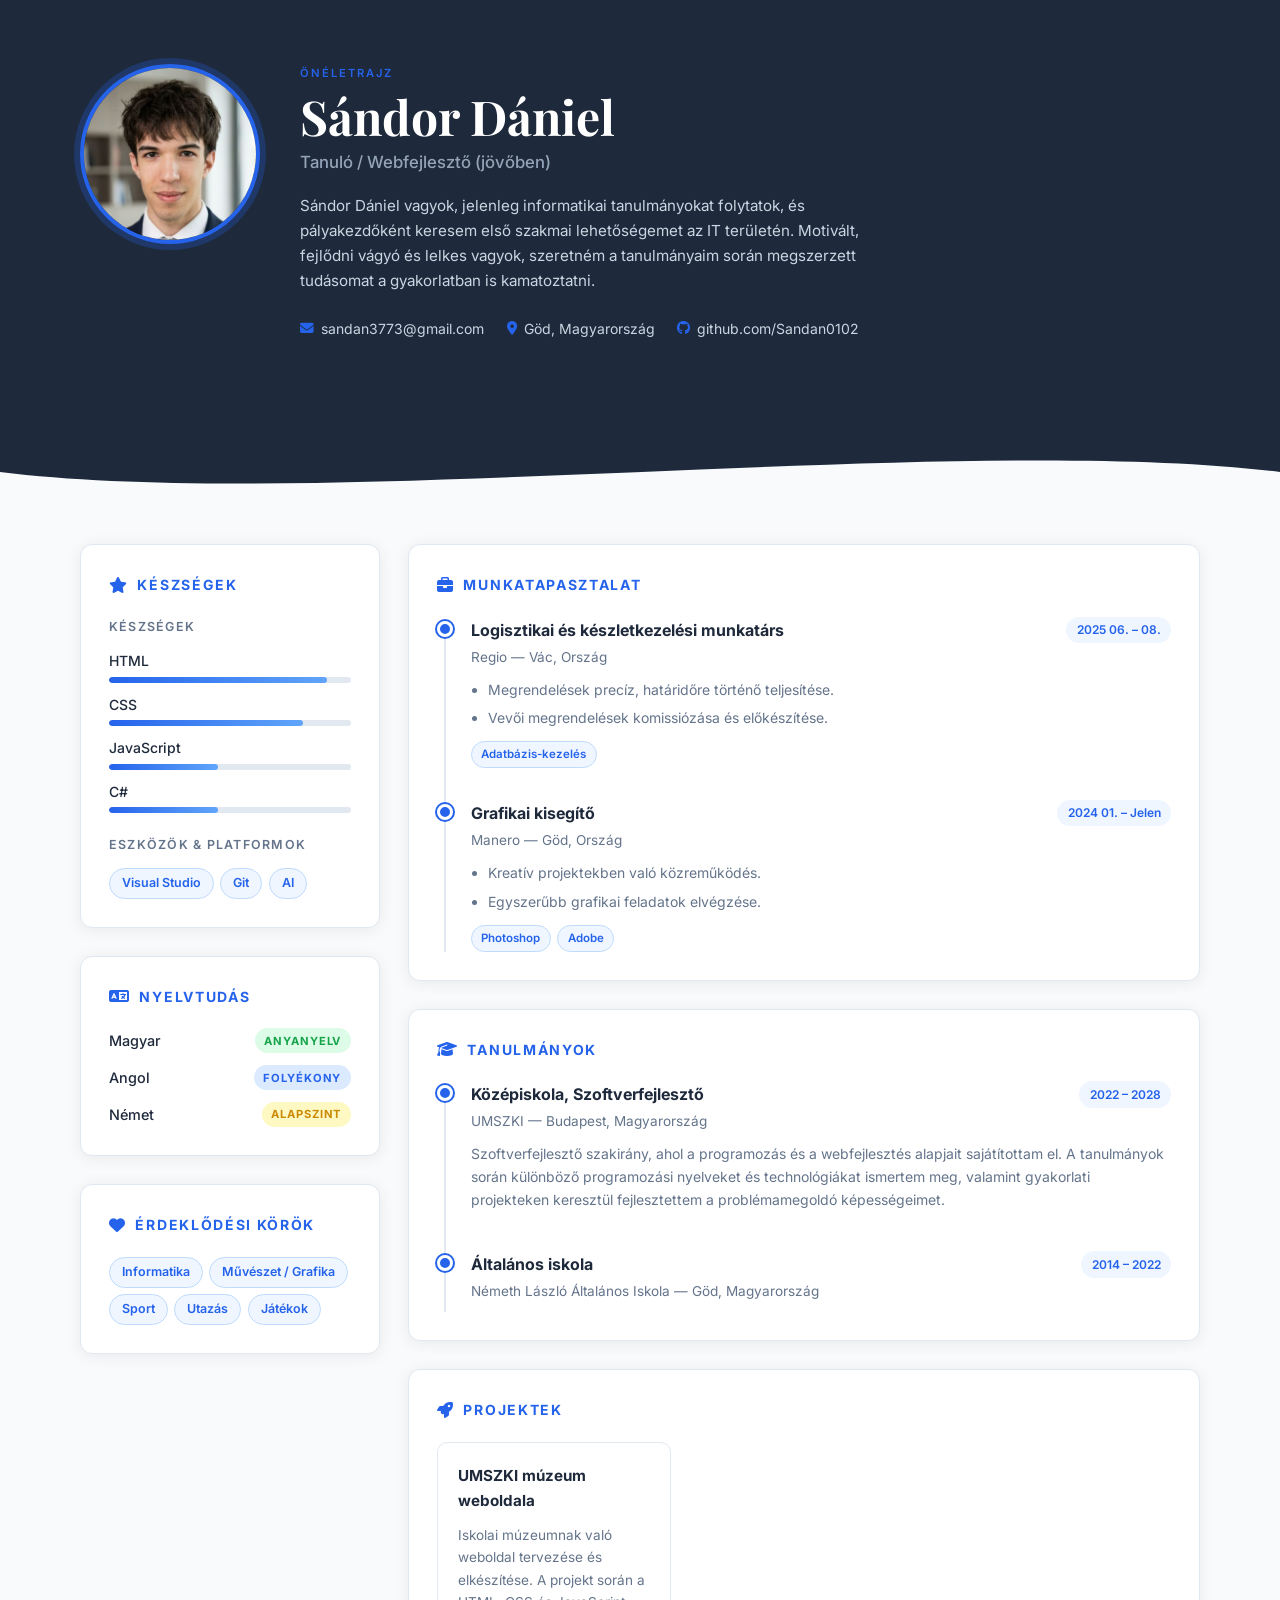
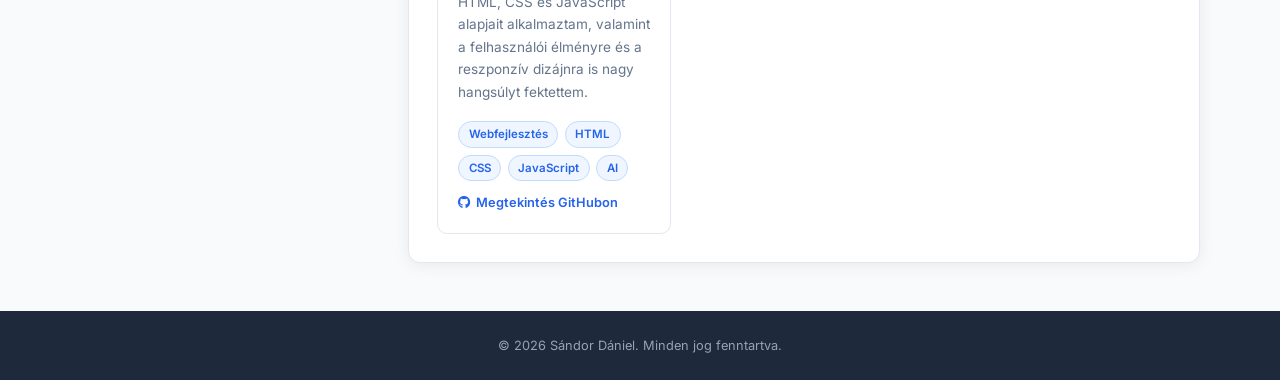
<file: index.html>
<!DOCTYPE html>
<html lang="hu">

<head>
    <meta charset="UTF-8" />
    <meta name="viewport" content="width=device-width, initial-scale=1.0" />
    <title>Sándor Dániel — Önéletrajz</title>
    <link rel="stylesheet" href="cvstyles.css" />

    <link rel="preconnect" href="https://fonts.googleapis.com" />
    <link rel="preconnect" href="https://fonts.gstatic.com" crossorigin />
    <link href="https://fonts.googleapis.com/css2?family=Inter:wght@300;400;500;600;700&family=Playfair+Display:wght@700&display=swap" rel="stylesheet" />

    <link rel="stylesheet" href="https://cdnjs.cloudflare.com/ajax/libs/font-awesome/6.5.0/css/all.min.css" />
</head>

<body>


    <header class="hero">
        <div class="hero__inner container">

            <div class="hero__photo-wrap">
                <img src="profile.jpg" alt="Profilkép" class="hero__photo" />
            </div>

            <div class="hero__info">
                <p class="hero__label">Önéletrajz</p>
                <h1 class="hero__name">Sándor Dániel</h1>
                <p class="hero__title">Tanuló / Webfejlesztő (jövőben)</p>
                <p class="hero__bio">
                    Sándor Dániel vagyok, jelenleg informatikai tanulmányokat folytatok, és pályakezdőként keresem első
                    szakmai lehetőségemet az IT területén. Motivált, fejlődni vágyó és lelkes vagyok, szeretném a
                    tanulmányaim során megszerzett tudásomat a gyakorlatban is kamatoztatni.
                </p>

                <ul class="hero__contacts">
                    <li><i class="fa-solid fa-envelope"></i><a
                            href="mailto:sandan3773@gmail.com">sandan3773@gmail.com</a></li>
                    <li><i class="fa-solid fa-location-dot"></i><span>Göd, Magyarország</span></li>
                    <li><i class="fa-brands fa-github"></i><a href="https://github.com/Sandan0102"
                            target="_blank">github.com/Sandan0102</a></li>
                </ul>
            </div>

        </div>
        <div class="hero__wave">
            <svg viewBox="0 0 1440 80" preserveAspectRatio="none" xmlns="http://www.w3.org/2000/svg">
                <path d="M0,40 C360,80 1080,0 1440,40 L1440,80 L0,80 Z" fill="var(--bg)" />
            </svg>
        </div>
    </header>


    <main class="container main-grid">

        <aside class="sidebar">


            <section class="card" id="skills">
                <h2 class="section-title"><i class="fa-solid fa-star"></i> Készségek</h2>

                <div class="skill-group">
                    <h3 class="skill-group__title">Készségek</h3>
                    <ul class="skill-list">
                        <li>
                            <span class="skill-name">HTML</span>
                            <div class="skill-bar">
                                <div class="skill-bar__fill" style="--pct: 90%"></div>
                            </div>
                        </li>
                        <li>
                            <span class="skill-name">CSS</span>
                            <div class="skill-bar">
                                <div class="skill-bar__fill" style="--pct: 80%"></div>
                            </div>
                        </li>
                        <li>
                            <span class="skill-name">JavaScript</span>
                            <div class="skill-bar">
                                <div class="skill-bar__fill" style="--pct: 45%"></div>
                            </div>
                        </li>
                        <li>
                            <span class="skill-name">C#</span>
                            <div class="skill-bar">
                                <div class="skill-bar__fill" style="--pct: 45%"></div>
                            </div>
                        </li>
                    </ul>
                </div>

                <div class="skill-group">
                    <h3 class="skill-group__title">Eszközök &amp; Platformok</h3>
                    <div class="tag-cloud">
                        <span class="tag">Visual Studio</span>
                        <span class="tag">Git</span>
                        <span class="tag">AI</span>
                    </div>
                </div>
            </section>

            <section class="card" id="languages">
                <h2 class="section-title"><i class="fa-solid fa-language"></i> Nyelvtudás</h2>
                <ul class="lang-list">
                    <li>
                        <span class="lang-name">Magyar</span>
                        <span class="lang-level lang-level--native">Anyanyelv</span>
                    </li>
                    <li>
                        <span class="lang-name">Angol</span>
                        <span class="lang-level lang-level--fluent">Folyékony</span>
                    </li>
                    <li>
                        <span class="lang-name">Német</span>
                        <span class="lang-level lang-level--basic">Alapszint</span>
                    </li>
                </ul>
            </section>


            <section class="card" id="interests">
                <h2 class="section-title"><i class="fa-solid fa-heart"></i> Érdeklődési körök</h2>
                <div class="tag-cloud">
                    <span class="tag">Informatika</span>
                    <span class="tag">Művészet / Grafika</span>
                    <span class="tag">Sport</span>
                    <span class="tag">Utazás</span>
                    <span class="tag">Játékok</span>
                </div>
            </section>

        </aside>


        <div class="content">

            <section class="card" id="experience">
                <h2 class="section-title"><i class="fa-solid fa-briefcase"></i> Munkatapasztalat</h2>

                <div class="timeline">

                    <article class="timeline__item">
                        <div class="timeline__marker"></div>
                        <div class="timeline__body">
                            <div class="timeline__header">
                                <div>
                                    <h3 class="timeline__role">Logisztikai és készletkezelési munkatárs</h3>
                                    <p class="timeline__company">Regio &mdash; <span>Vác, Ország</span></p>
                                </div>
                                <span class="timeline__date">2025 06. &ndash; 08.</span>
                            </div>
                            <ul class="timeline__bullets">
                                <li>Megrendelések precíz, határidőre történő teljesítése.</li>
                                <li>Vevői megrendelések komissiózása és előkészítése.</li>
                            </ul>
                            <div class="tag-cloud timeline__tags">
                                <span class="tag tag--sm">Adatbázis-kezelés</span>
                            </div>
                        </div>
                    </article>

                    <article class="timeline__item">
                        <div class="timeline__marker"></div>
                        <div class="timeline__body">
                            <div class="timeline__header">
                                <div>
                                    <h3 class="timeline__role">Grafikai kisegítő</h3>
                                    <p class="timeline__company">Manero &mdash; <span>Göd, Ország</span></p>
                                </div>
                                <span class="timeline__date">2024 01. &ndash; Jelen</span>
                            </div>
                            <ul class="timeline__bullets">
                                <li>Kreatív projektekben való közreműködés.</li>
                                <li>Egyszerűbb grafikai feladatok elvégzése.</li>
                            </ul>
                            <div class="tag-cloud timeline__tags">
                                <span class="tag tag--sm">Photoshop</span>
                                <span class="tag tag--sm">Adobe</span>
                            </div>
                        </div>
                    </article>

                </div>
            </section>


            <section class="card" id="education">
                <h2 class="section-title"><i class="fa-solid fa-graduation-cap"></i> Tanulmányok</h2>

                <div class="timeline">

                    <article class="timeline__item">
                        <div class="timeline__marker"></div>
                        <div class="timeline__body">
                            <div class="timeline__header">
                                <div>
                                    <h3 class="timeline__role">Középiskola, Szoftverfejlesztő</h3>
                                    <p class="timeline__company">UMSZKI &mdash; <span>Budapest, Magyarország</span>
                                    </p>
                                </div>
                                <span class="timeline__date">2022 &ndash; 2028</span>
                            </div>
                            <p class="timeline__desc">
                                Szoftverfejlesztő szakirány, ahol a programozás és a webfejlesztés alapjait sajátítottam el. A tanulmányok során különböző programozási nyelveket és technológiákat ismertem meg, valamint gyakorlati projekteken keresztül fejlesztettem a problémamegoldó képességeimet.
                            </p>
                        </div>
                    </article>

                    <article class="timeline__item">
                        <div class="timeline__marker"></div>
                        <div class="timeline__body">
                            <div class="timeline__header">
                                <div>
                                    <h3 class="timeline__role">Általános iskola</h3>
                                    <p class="timeline__company">Németh László Általános Iskola &mdash; <span>Göd, Magyarország</span></p>
                                </div>
                                <span class="timeline__date">2014 &ndash; 2022</span>
                            </div>
                        </div>
                    </article>

                </div>
            </section>

           
            <section class="card" id="projects">
                <h2 class="section-title"><i class="fa-solid fa-rocket"></i>Projektek</h2>
                <div class="project-grid">

                    <article class="project-card">
                        <h3 class="project-card__title">UMSZKI múzeum weboldala</h3>
                        <p class="project-card__desc">
                            Iskolai múzeumnak való weboldal tervezése és elkészítése. A projekt során a HTML, CSS és JavaScript alapjait alkalmaztam, valamint a felhasználói élményre és a reszponzív dizájnra is nagy hangsúlyt fektettem.
                        </p>
                        <div class="tag-cloud">
                            <span class="tag tag--sm">Webfejlesztés</span>
                            <span class="tag tag--sm">HTML</span>
                            <span class="tag tag--sm">CSS</span>
                            <span class="tag tag--sm">JavaScript</span>
                            <span class="tag tag--sm">AI</span>
                        </div>
                        <a href="https://github.com/SanDan0102/Muzeum-projekt" class="project-card__link" target="_blank"><i class="fa-brands fa-github"></i>
                            Megtekintés GitHubon</a>
                    </article>
                </div>
            </section>

        </div>
    </main>


    <footer class="footer">
        <div class="container">
            <p>&copy; <span id="year"></span> Sándor Dániel. Minden jog fenntartva.</p>
        </div>
    </footer>

    <script src="cv.js"></script>
</body>

</html>
</file>
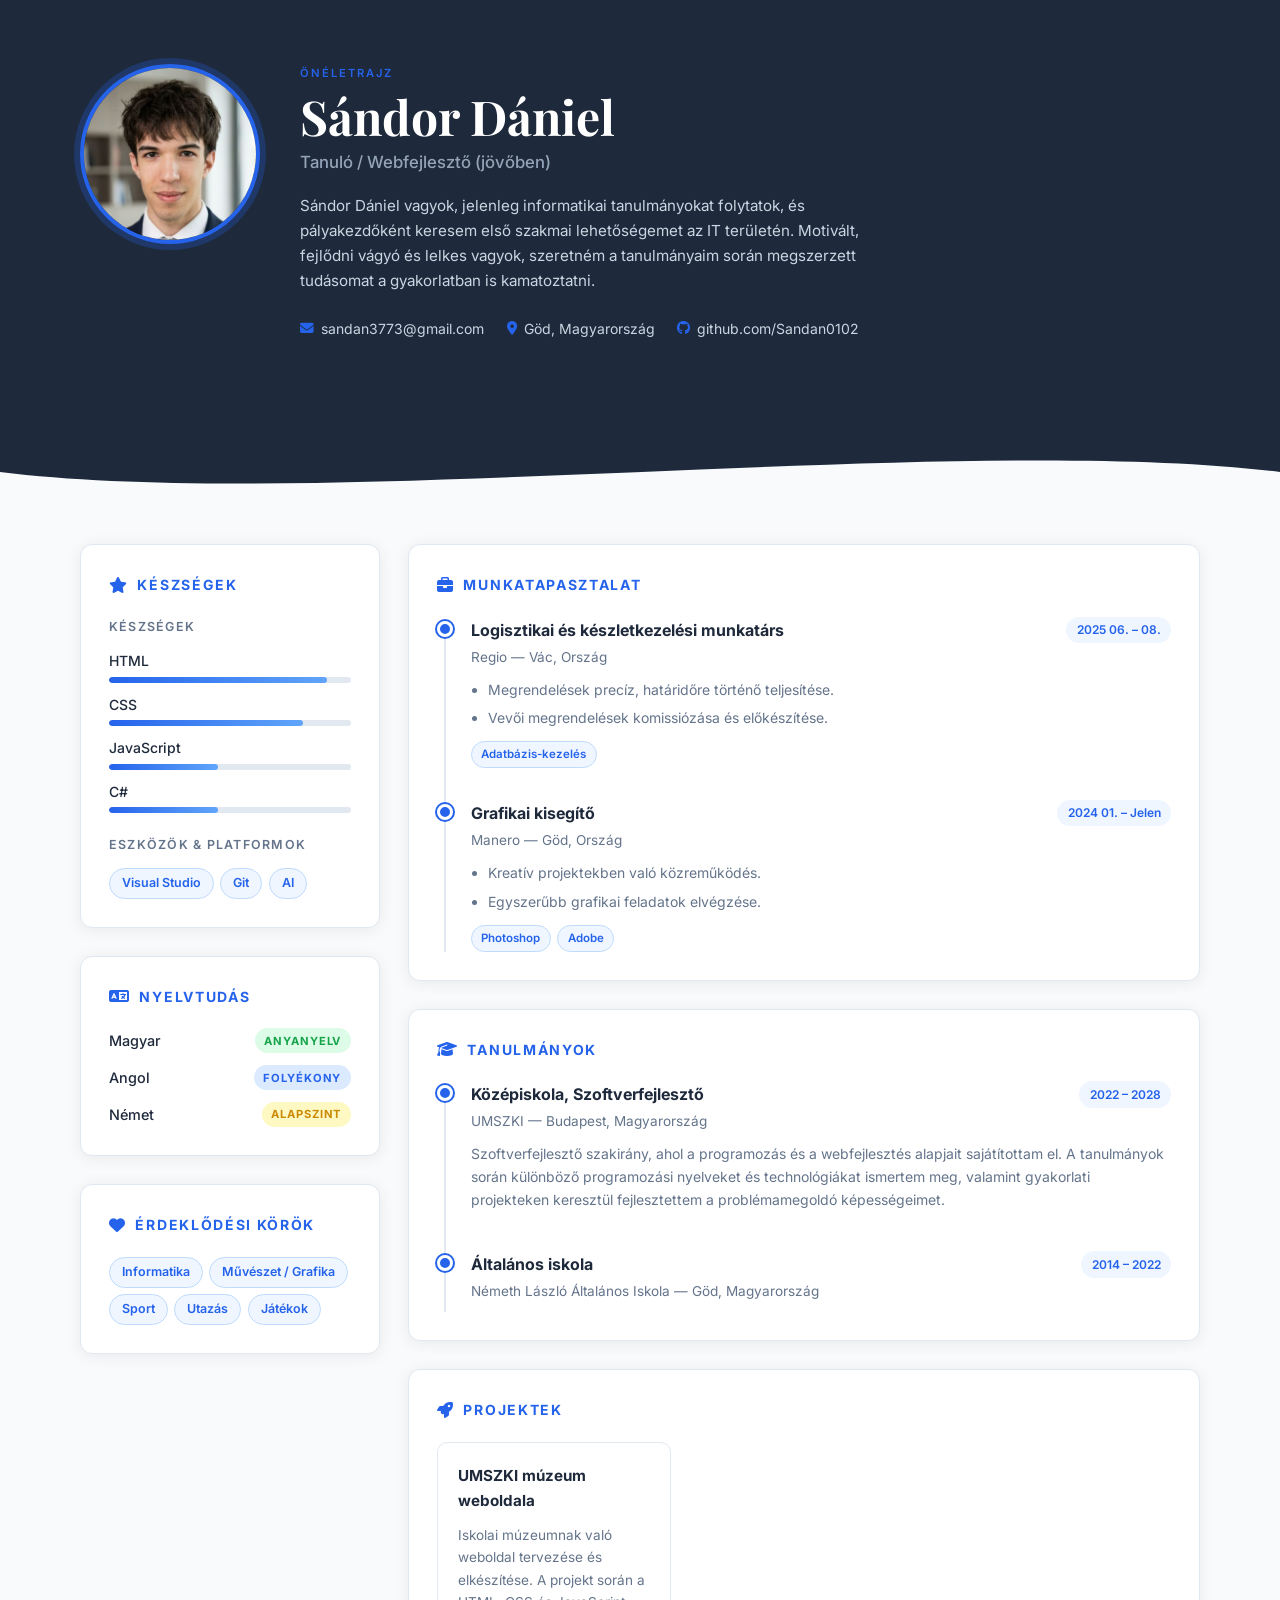
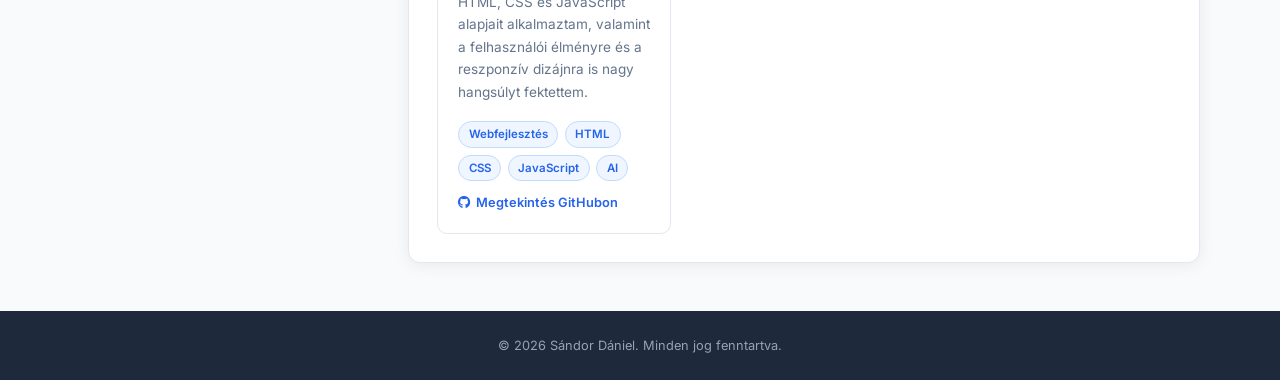
<file: cv.html>
<!DOCTYPE html>
<html lang="hu">

<head>
    <meta charset="UTF-8" />
    <meta name="viewport" content="width=device-width, initial-scale=1.0" />
    <title>Sándor Dániel — Önéletrajz</title>
    <link rel="stylesheet" href="cvstyles.css" />

    <link rel="preconnect" href="https://fonts.googleapis.com" />
    <link rel="preconnect" href="https://fonts.gstatic.com" crossorigin />
    <link href="https://fonts.googleapis.com/css2?family=Inter:wght@300;400;500;600;700&family=Playfair+Display:wght@700&display=swap" rel="stylesheet" />

    <link rel="stylesheet" href="https://cdnjs.cloudflare.com/ajax/libs/font-awesome/6.5.0/css/all.min.css" />
</head>

<body>


    <header class="hero">
        <div class="hero__inner container">

            <div class="hero__photo-wrap">
                <img src="profile.jpg" alt="Profilkép" class="hero__photo" />
            </div>

            <div class="hero__info">
                <p class="hero__label">Önéletrajz</p>
                <h1 class="hero__name">Sándor Dániel</h1>
                <p class="hero__title">Tanuló / Webfejlesztő (jövőben)</p>
                <p class="hero__bio">
                    Sándor Dániel vagyok, jelenleg informatikai tanulmányokat folytatok, és pályakezdőként keresem első
                    szakmai lehetőségemet az IT területén. Motivált, fejlődni vágyó és lelkes vagyok, szeretném a
                    tanulmányaim során megszerzett tudásomat a gyakorlatban is kamatoztatni.
                </p>

                <ul class="hero__contacts">
                    <li><i class="fa-solid fa-envelope"></i><a
                            href="mailto:sandan3773@gmail.com">sandan3773@gmail.com</a></li>
                    <li><i class="fa-solid fa-location-dot"></i><span>Göd, Magyarország</span></li>
                    <li><i class="fa-brands fa-github"></i><a href="https://github.com/Sandan0102"
                            target="_blank">github.com/Sandan0102</a></li>
                </ul>
            </div>

        </div>
        <div class="hero__wave">
            <svg viewBox="0 0 1440 80" preserveAspectRatio="none" xmlns="http://www.w3.org/2000/svg">
                <path d="M0,40 C360,80 1080,0 1440,40 L1440,80 L0,80 Z" fill="var(--bg)" />
            </svg>
        </div>
    </header>


    <main class="container main-grid">

        <aside class="sidebar">


            <section class="card" id="skills">
                <h2 class="section-title"><i class="fa-solid fa-star"></i> Készségek</h2>

                <div class="skill-group">
                    <h3 class="skill-group__title">Készségek</h3>
                    <ul class="skill-list">
                        <li>
                            <span class="skill-name">HTML</span>
                            <div class="skill-bar">
                                <div class="skill-bar__fill" style="--pct: 90%"></div>
                            </div>
                        </li>
                        <li>
                            <span class="skill-name">CSS</span>
                            <div class="skill-bar">
                                <div class="skill-bar__fill" style="--pct: 80%"></div>
                            </div>
                        </li>
                        <li>
                            <span class="skill-name">JavaScript</span>
                            <div class="skill-bar">
                                <div class="skill-bar__fill" style="--pct: 45%"></div>
                            </div>
                        </li>
                        <li>
                            <span class="skill-name">C#</span>
                            <div class="skill-bar">
                                <div class="skill-bar__fill" style="--pct: 45%"></div>
                            </div>
                        </li>
                    </ul>
                </div>

                <div class="skill-group">
                    <h3 class="skill-group__title">Eszközök &amp; Platformok</h3>
                    <div class="tag-cloud">
                        <span class="tag">Visual Studio</span>
                        <span class="tag">Git</span>
                        <span class="tag">AI</span>
                    </div>
                </div>
            </section>

            <section class="card" id="languages">
                <h2 class="section-title"><i class="fa-solid fa-language"></i> Nyelvtudás</h2>
                <ul class="lang-list">
                    <li>
                        <span class="lang-name">Magyar</span>
                        <span class="lang-level lang-level--native">Anyanyelv</span>
                    </li>
                    <li>
                        <span class="lang-name">Angol</span>
                        <span class="lang-level lang-level--fluent">Folyékony</span>
                    </li>
                    <li>
                        <span class="lang-name">Német</span>
                        <span class="lang-level lang-level--basic">Alapszint</span>
                    </li>
                </ul>
            </section>


            <section class="card" id="interests">
                <h2 class="section-title"><i class="fa-solid fa-heart"></i> Érdeklődési körök</h2>
                <div class="tag-cloud">
                    <span class="tag">Informatika</span>
                    <span class="tag">Művészet / Grafika</span>
                    <span class="tag">Sport</span>
                    <span class="tag">Utazás</span>
                    <span class="tag">Játékok</span>
                </div>
            </section>

        </aside>


        <div class="content">

            <section class="card" id="experience">
                <h2 class="section-title"><i class="fa-solid fa-briefcase"></i> Munkatapasztalat</h2>

                <div class="timeline">

                    <article class="timeline__item">
                        <div class="timeline__marker"></div>
                        <div class="timeline__body">
                            <div class="timeline__header">
                                <div>
                                    <h3 class="timeline__role">Logisztikai és készletkezelési munkatárs</h3>
                                    <p class="timeline__company">Regio &mdash; <span>Vác, Ország</span></p>
                                </div>
                                <span class="timeline__date">2025 06. &ndash; 08.</span>
                            </div>
                            <ul class="timeline__bullets">
                                <li>Megrendelések precíz, határidőre történő teljesítése.</li>
                                <li>Vevői megrendelések komissiózása és előkészítése.</li>
                            </ul>
                            <div class="tag-cloud timeline__tags">
                                <span class="tag tag--sm">Adatbázis-kezelés</span>
                            </div>
                        </div>
                    </article>

                    <article class="timeline__item">
                        <div class="timeline__marker"></div>
                        <div class="timeline__body">
                            <div class="timeline__header">
                                <div>
                                    <h3 class="timeline__role">Grafikai kisegítő</h3>
                                    <p class="timeline__company">Manero &mdash; <span>Göd, Ország</span></p>
                                </div>
                                <span class="timeline__date">2024 01. &ndash; Jelen</span>
                            </div>
                            <ul class="timeline__bullets">
                                <li>Kreatív projektekben való közreműködés.</li>
                                <li>Egyszerűbb grafikai feladatok elvégzése.</li>
                            </ul>
                            <div class="tag-cloud timeline__tags">
                                <span class="tag tag--sm">Photoshop</span>
                                <span class="tag tag--sm">Adobe</span>
                            </div>
                        </div>
                    </article>

                </div>
            </section>


            <section class="card" id="education">
                <h2 class="section-title"><i class="fa-solid fa-graduation-cap"></i> Tanulmányok</h2>

                <div class="timeline">

                    <article class="timeline__item">
                        <div class="timeline__marker"></div>
                        <div class="timeline__body">
                            <div class="timeline__header">
                                <div>
                                    <h3 class="timeline__role">Középiskola, Szoftverfejlesztő</h3>
                                    <p class="timeline__company">UMSZKI &mdash; <span>Budapest, Magyarország</span>
                                    </p>
                                </div>
                                <span class="timeline__date">2022 &ndash; 2028</span>
                            </div>
                            <p class="timeline__desc">
                                Szoftverfejlesztő szakirány, ahol a programozás és a webfejlesztés alapjait sajátítottam el. A tanulmányok során különböző programozási nyelveket és technológiákat ismertem meg, valamint gyakorlati projekteken keresztül fejlesztettem a problémamegoldó képességeimet.
                            </p>
                        </div>
                    </article>

                    <article class="timeline__item">
                        <div class="timeline__marker"></div>
                        <div class="timeline__body">
                            <div class="timeline__header">
                                <div>
                                    <h3 class="timeline__role">Általános iskola</h3>
                                    <p class="timeline__company">Németh László Általános Iskola &mdash; <span>Göd, Magyarország</span></p>
                                </div>
                                <span class="timeline__date">2014 &ndash; 2022</span>
                            </div>
                        </div>
                    </article>

                </div>
            </section>

           
            <section class="card" id="projects">
                <h2 class="section-title"><i class="fa-solid fa-rocket"></i>Projektek</h2>
                <div class="project-grid">

                    <article class="project-card">
                        <h3 class="project-card__title">UMSZKI múzeum weboldala</h3>
                        <p class="project-card__desc">
                            Iskolai múzeumnak való weboldal tervezése és elkészítése. A projekt során a HTML, CSS és JavaScript alapjait alkalmaztam, valamint a felhasználói élményre és a reszponzív dizájnra is nagy hangsúlyt fektettem.
                        </p>
                        <div class="tag-cloud">
                            <span class="tag tag--sm">Webfejlesztés</span>
                            <span class="tag tag--sm">HTML</span>
                            <span class="tag tag--sm">CSS</span>
                            <span class="tag tag--sm">JavaScript</span>
                            <span class="tag tag--sm">AI</span>
                        </div>
                        <a href="https://github.com/SanDan0102/Muzeum-projekt" class="project-card__link" target="_blank"><i class="fa-brands fa-github"></i>
                            Megtekintés GitHubon</a>
                    </article>
                </div>
            </section>

        </div>
    </main>


    <footer class="footer">
        <div class="container">
            <p>&copy; <span id="year"></span> Sándor Dániel. Minden jog fenntartva.</p>
        </div>
    </footer>

    <script src="cv.js"></script>
</body>

</html>
</file>
<file: cvstyles.css>
/* ============================================================
   CV Stylesheet — cvstyles.css
   ============================================================ */

/* ---- Design Tokens ---- */
:root {
  --accent:       #2563eb;   /* Blue accent — change freely */
  --accent-dark:  #1d4ed8;
  --accent-light: #eff6ff;
  --text:         #1e293b;
  --text-muted:   #64748b;
  --border:       #e2e8f0;
  --bg:           #f8fafc;
  --card-bg:      #ffffff;
  --hero-bg:      #1e293b;   /* Dark hero background */
  --hero-text:    #f1f5f9;
  --radius:       12px;
  --shadow:       0 2px 16px rgba(0,0,0,.07);
  --transition:   .22s ease;
  --font-body:    'Inter', system-ui, sans-serif;
  --font-heading: 'Playfair Display', Georgia, serif;
}

/* ---- Reset & Base ---- */
*, *::before, *::after { box-sizing: border-box; margin: 0; padding: 0; }

html { scroll-behavior: smooth; font-size: 16px; }

body {
  font-family: var(--font-body);
  color: var(--text);
  background: var(--bg);
  line-height: 1.65;
}

a {
  color: var(--accent);
  text-decoration: none;
  transition: color var(--transition);
}
a:hover { color: var(--accent-dark); text-decoration: underline; }

ul { list-style: none; }

img { display: block; max-width: 100%; }

/* ---- Layout Container ---- */
.container {
  width: min(1120px, 100% - 2rem);
  margin-inline: auto;
}

/* ============================================================
   HERO / HEADER
   ============================================================ */
.hero {
  background: var(--hero-bg);
  color: var(--hero-text);
  position: relative;
  padding-top: 4rem;
  padding-bottom: 0;       /* wave covers the bottom */
}

.hero__inner {
  display: flex;
  gap: 2.5rem;
  align-items: flex-start;
  padding-bottom: 4rem;
}

/* Photo */
.hero__photo-wrap {
  flex-shrink: 0;
}

.hero__photo {
  width: 180px;
  height: 180px;
  border-radius: 50%;
  object-fit: cover;
  border: 4px solid var(--accent);
  box-shadow: 0 0 0 6px rgba(37,99,235,.25);
}

/* Info block */
.hero__info { flex: 1; }

.hero__label {
  text-transform: uppercase;
  letter-spacing: .18em;
  font-size: .7rem;
  font-weight: 600;
  color: var(--accent);
  margin-bottom: .4rem;
}

.hero__name {
  font-family: var(--font-heading);
  font-size: clamp(2rem, 5vw, 3rem);
  line-height: 1.15;
  color: #ffffff;
  margin-bottom: .3rem;
}

.hero__title {
  font-size: 1.05rem;
  font-weight: 500;
  color: #94a3b8;
  margin-bottom: 1rem;
}

.hero__bio {
  font-size: .95rem;
  color: #cbd5e1;
  max-width: 560px;
  margin-bottom: 1.5rem;
}

/* Contact list */
.hero__contacts {
  display: flex;
  flex-wrap: wrap;
  gap: .55rem 1.4rem;
  font-size: .875rem;
  margin-bottom: 1.75rem;
}

.hero__contacts li {
  display: flex;
  align-items: center;
  gap: .45rem;
  color: #cbd5e1;
}

.hero__contacts a { color: #cbd5e1; }
.hero__contacts a:hover { color: #ffffff; }
.hero__contacts i { color: var(--accent); font-size: .85rem; }

/* Download button */
.btn {
  display: inline-flex;
  align-items: center;
  gap: .5rem;
  padding: .6rem 1.4rem;
  border-radius: 8px;
  font-size: .875rem;
  font-weight: 600;
  cursor: pointer;
  transition: background var(--transition), transform var(--transition);
}

.btn--download {
  background: var(--accent);
  color: #fff;
  border: 2px solid var(--accent);
}
.btn--download:hover {
  background: var(--accent-dark);
  border-color: var(--accent-dark);
  color: #fff;
  text-decoration: none;
  transform: translateY(-1px);
}

/* Wave divider */
.hero__wave {
  line-height: 0;
}
.hero__wave svg {
  width: 100%;
  height: 80px;
  display: block;
}

/* ============================================================
   MAIN GRID
   ============================================================ */
.main-grid {
  display: grid;
  grid-template-columns: 300px 1fr;
  gap: 1.75rem;
  padding-block: 2rem 3rem;
}

/* ============================================================
   CARDS
   ============================================================ */
.card {
  background: var(--card-bg);
  border-radius: var(--radius);
  box-shadow: var(--shadow);
  padding: 1.75rem;
  margin-bottom: 1.75rem;
  border: 1px solid var(--border);
  transition: box-shadow var(--transition);
}
.card:hover { box-shadow: 0 6px 28px rgba(0,0,0,.1); }
.card:last-child { margin-bottom: 0; }

/* ---- Section Title ---- */
.section-title {
  font-family: var(--font-body);
  font-size: .875rem;
  font-weight: 700;
  text-transform: uppercase;
  letter-spacing: .12em;
  color: var(--accent);
  margin-bottom: 1.3rem;
  display: flex;
  align-items: center;
  gap: .55rem;
}
.section-title i { font-size: 1rem; }

/* ============================================================
   SKILLS
   ============================================================ */
.skill-group { margin-bottom: 1.4rem; }
.skill-group:last-child { margin-bottom: 0; }

.skill-group__title {
  font-size: .78rem;
  font-weight: 600;
  text-transform: uppercase;
  letter-spacing: .1em;
  color: var(--text-muted);
  margin-bottom: .75rem;
}

.skill-list { display: flex; flex-direction: column; gap: .65rem; }

.skill-list li { display: flex; flex-direction: column; gap: .25rem; }

.skill-name {
  font-size: .875rem;
  font-weight: 500;
}

.skill-bar {
  height: 6px;
  background: var(--border);
  border-radius: 99px;
  overflow: hidden;
}
.skill-bar__fill {
  height: 100%;
  width: var(--pct, 0%);
  background: linear-gradient(90deg, var(--accent), #60a5fa);
  border-radius: 99px;
  transform: scaleX(0);
  transform-origin: left;
  transition: transform .8s cubic-bezier(.25,.8,.25,1);
}

/* ---- Tag Cloud ---- */
.tag-cloud { display: flex; flex-wrap: wrap; gap: .4rem; margin-top: .5rem; }

.tag {
  background: var(--accent-light);
  color: var(--accent);
  border-radius: 999px;
  padding: .25rem .75rem;
  font-size: .78rem;
  font-weight: 600;
  border: 1px solid #bfdbfe;
}
.tag--sm { font-size: .72rem; padding: .18rem .6rem; }

/* ============================================================
   LANGUAGES
   ============================================================ */
.lang-list { display: flex; flex-direction: column; gap: .75rem; }

.lang-list li {
  display: flex;
  justify-content: space-between;
  align-items: center;
}

.lang-name { font-size: .9rem; font-weight: 500; }

.lang-level {
  font-size: .7rem;
  font-weight: 700;
  text-transform: uppercase;
  letter-spacing: .08em;
  padding: .2rem .6rem;
  border-radius: 999px;
}

.lang-level--native  { background: #dcfce7; color: #16a34a; }
.lang-level--fluent  { background: #dbeafe; color: #2563eb; }
.lang-level--basic   { background: #fef9c3; color: #ca8a04; }

/* ============================================================
   TIMELINE (experience + education)
   ============================================================ */
.timeline { position: relative; }

.timeline::before {
  content: '';
  position: absolute;
  left: 7px;
  top: 8px;
  bottom: 0;
  width: 2px;
  background: var(--border);
}

.timeline__item {
  display: flex;
  gap: 1.1rem;
  padding-bottom: 2rem;
  position: relative;
}
.timeline__item:last-child { padding-bottom: 0; }

.timeline__marker {
  flex-shrink: 0;
  width: 16px;
  height: 16px;
  border-radius: 50%;
  background: var(--accent);
  border: 3px solid var(--card-bg);
  box-shadow: 0 0 0 2px var(--accent);
  margin-top: 4px;
  position: relative;
  z-index: 1;
}

.timeline__body { flex: 1; }

.timeline__header {
  display: flex;
  justify-content: space-between;
  align-items: flex-start;
  flex-wrap: wrap;
  gap: .4rem;
  margin-bottom: .6rem;
}

.timeline__role {
  font-size: 1rem;
  font-weight: 700;
  color: var(--text);
  margin-bottom: .15rem;
}

.timeline__company {
  font-size: .85rem;
  color: var(--text-muted);
}
.timeline__company span { color: var(--text-muted); }

.timeline__date {
  font-size: .75rem;
  font-weight: 600;
  background: var(--accent-light);
  color: var(--accent);
  padding: .2rem .65rem;
  border-radius: 999px;
  white-space: nowrap;
}

.timeline__bullets {
  list-style: disc;
  padding-left: 1.1rem;
  color: var(--text-muted);
  font-size: .875rem;
  display: flex;
  flex-direction: column;
  gap: .35rem;
  margin-bottom: .75rem;
}

.timeline__desc {
  font-size: .875rem;
  color: var(--text-muted);
  margin-bottom: .5rem;
}

.timeline__tags { margin-top: .5rem; }

/* ============================================================
   CERTIFICATIONS
   ============================================================ */
.cert-list { display: flex; flex-direction: column; gap: .9rem; }

.cert-item {
  display: flex;
  align-items: flex-start;
  gap: .8rem;
}

.cert-item__icon {
  color: var(--accent);
  font-size: 1.1rem;
  margin-top: .1rem;
  flex-shrink: 0;
}

.cert-item strong {
  display: block;
  font-size: .9rem;
  color: var(--text);
  margin-bottom: .1rem;
}

.cert-item span {
  font-size: .8rem;
  color: var(--text-muted);
}

/* ============================================================
   PROJECT CARDS
   ============================================================ */
.project-grid {
  display: grid;
  grid-template-columns: repeat(auto-fill, minmax(220px, 1fr));
  gap: 1rem;
}

.project-card {
  border: 1px solid var(--border);
  border-radius: 10px;
  padding: 1.25rem;
  display: flex;
  flex-direction: column;
  gap: .65rem;
  transition: border-color var(--transition), box-shadow var(--transition);
}
.project-card:hover {
  border-color: var(--accent);
  box-shadow: 0 4px 20px rgba(37,99,235,.12);
}

.project-card__title {
  font-size: .95rem;
  font-weight: 700;
}

.project-card__desc {
  font-size: .85rem;
  color: var(--text-muted);
  flex: 1;
}

.project-card__link {
  font-size: .8rem;
  font-weight: 600;
  display: inline-flex;
  align-items: center;
  gap: .35rem;
  color: var(--accent);
}

/* ============================================================
   FOOTER
   ============================================================ */
.footer {
  background: var(--hero-bg);
  color: #94a3b8;
  text-align: center;
  padding: 1.5rem 1rem;
  font-size: .8rem;
}

/* ============================================================
   SCROLL ANIMATIONS (JS-driven)
   ============================================================ */
.reveal {
  opacity: 0;
  transform: translateY(22px);
  transition: opacity .55s ease, transform .55s ease;
}
.reveal.visible {
  opacity: 1;
  transform: translateY(0);
}

/* ============================================================
   RESPONSIVE
   ============================================================ */

/* Tablet */
@media (max-width: 900px) {
  .main-grid {
    grid-template-columns: 1fr;
  }

  .sidebar { order: 2; }
  .content { order: 1; }
}

/* Mobile */
@media (max-width: 600px) {
  .hero__inner {
    flex-direction: column;
    align-items: center;
    text-align: center;
  }

  .hero__contacts {
    justify-content: center;
  }

  .hero__bio { max-width: 100%; }

  .timeline__header {
    flex-direction: column;
  }

  .card { padding: 1.25rem; }
}

/* Print */
@media print {
  body { background: #fff; }
  .hero { -webkit-print-color-adjust: exact; print-color-adjust: exact; }
  .card { box-shadow: none; border: 1px solid #e2e8f0; }
  .btn--download { display: none; }
  .reveal { opacity: 1; transform: none; }
}
</file>
